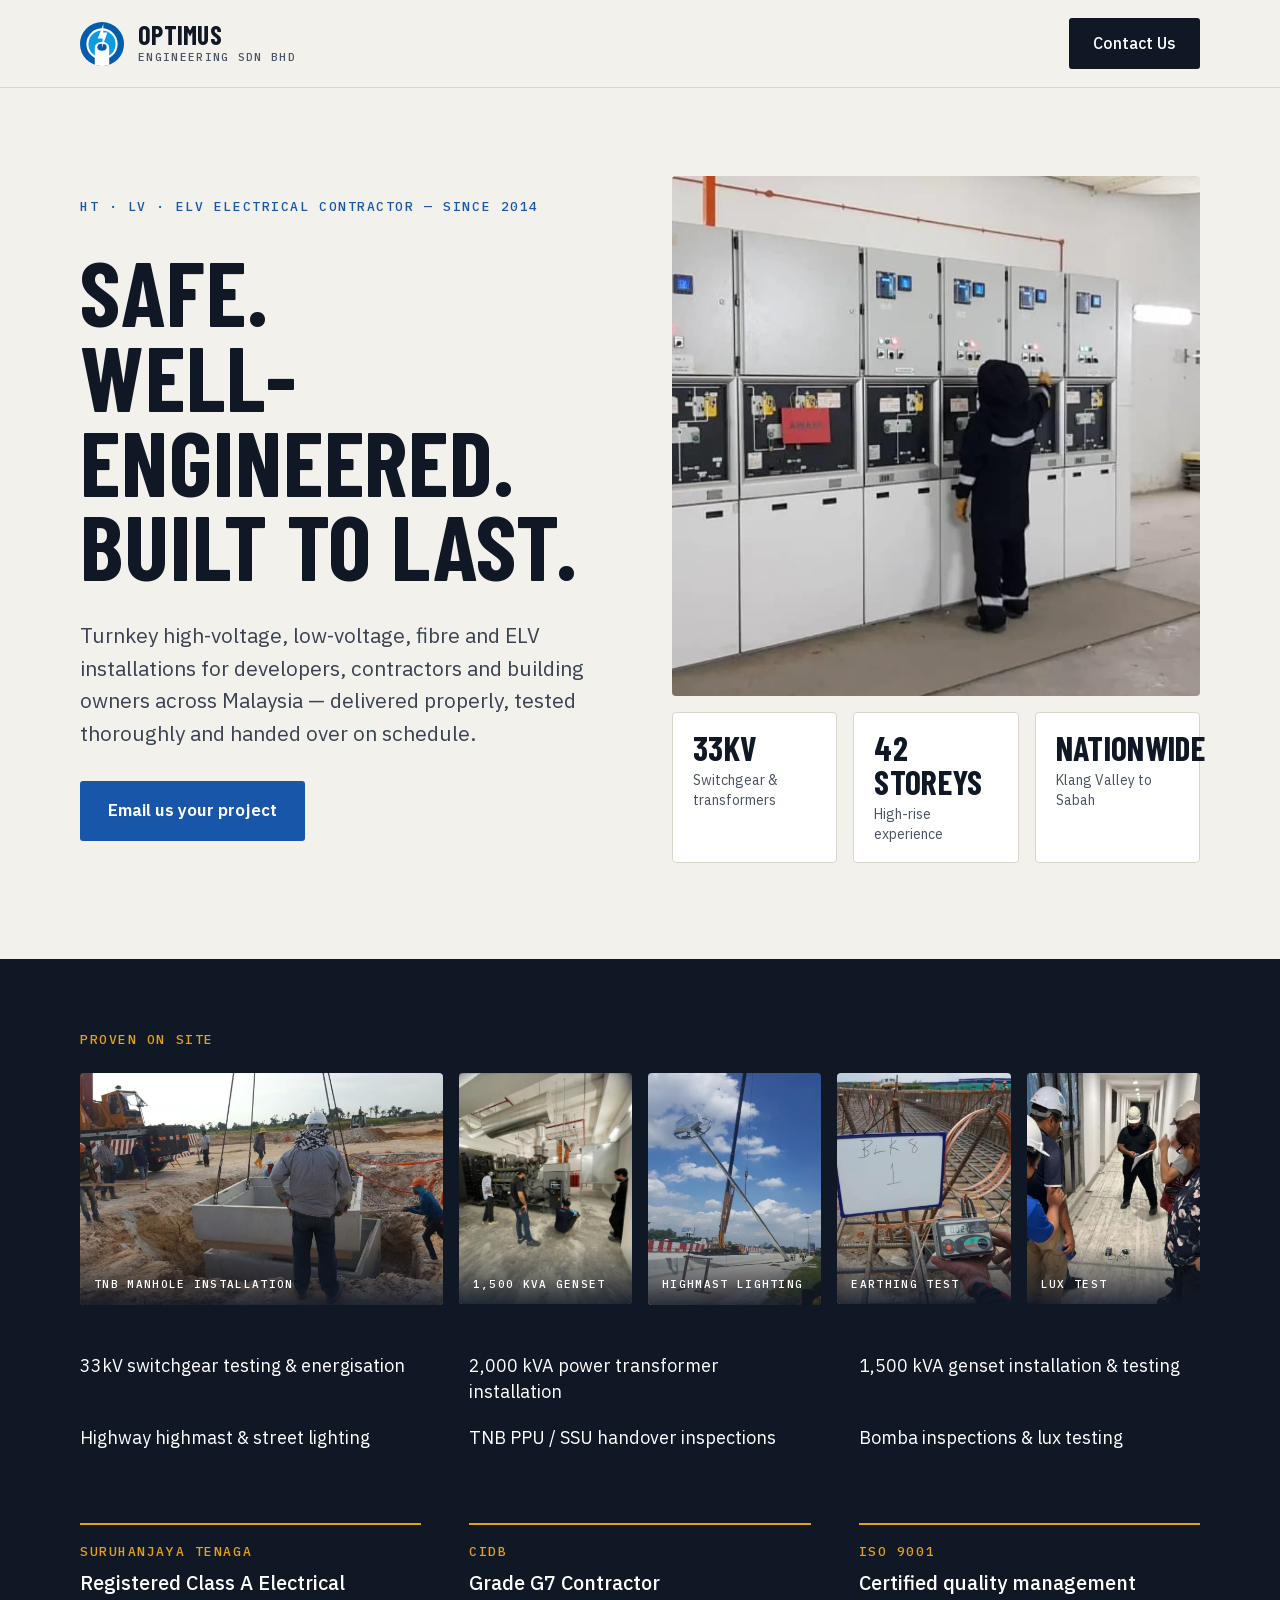
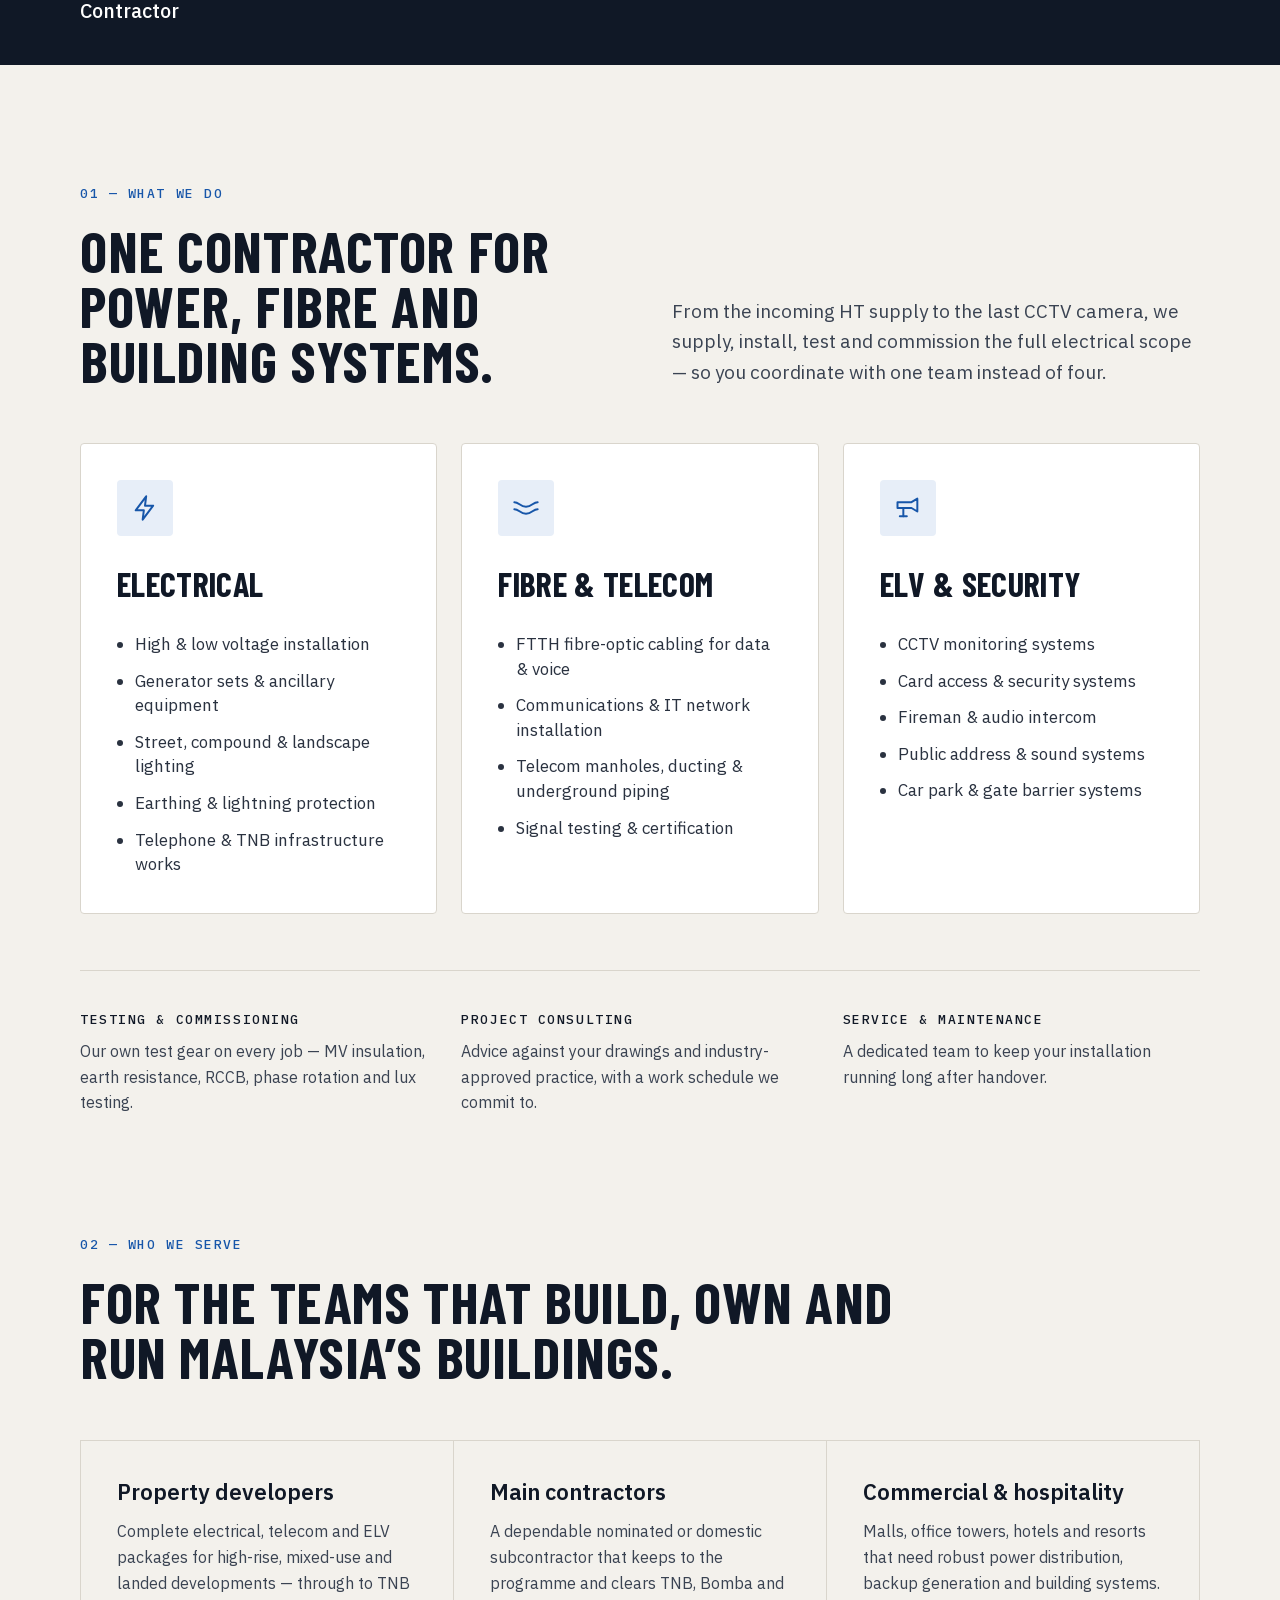
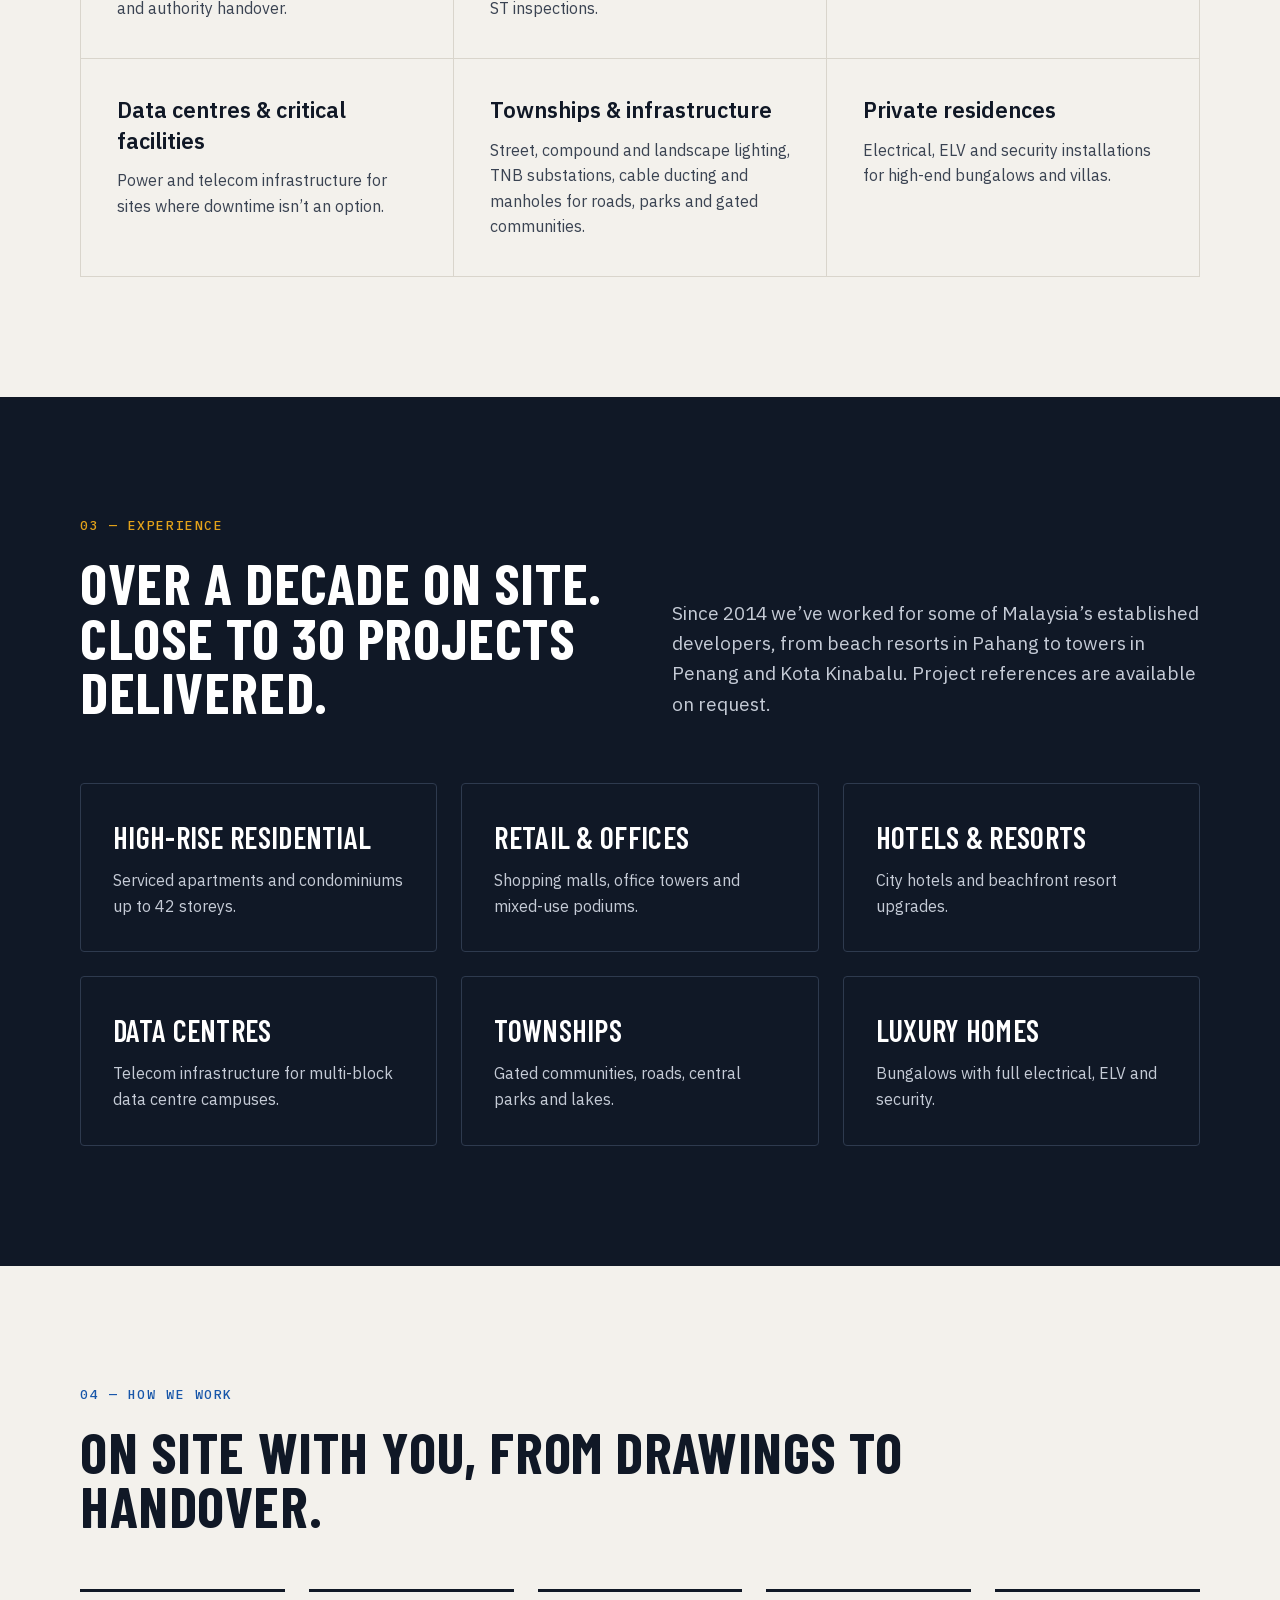
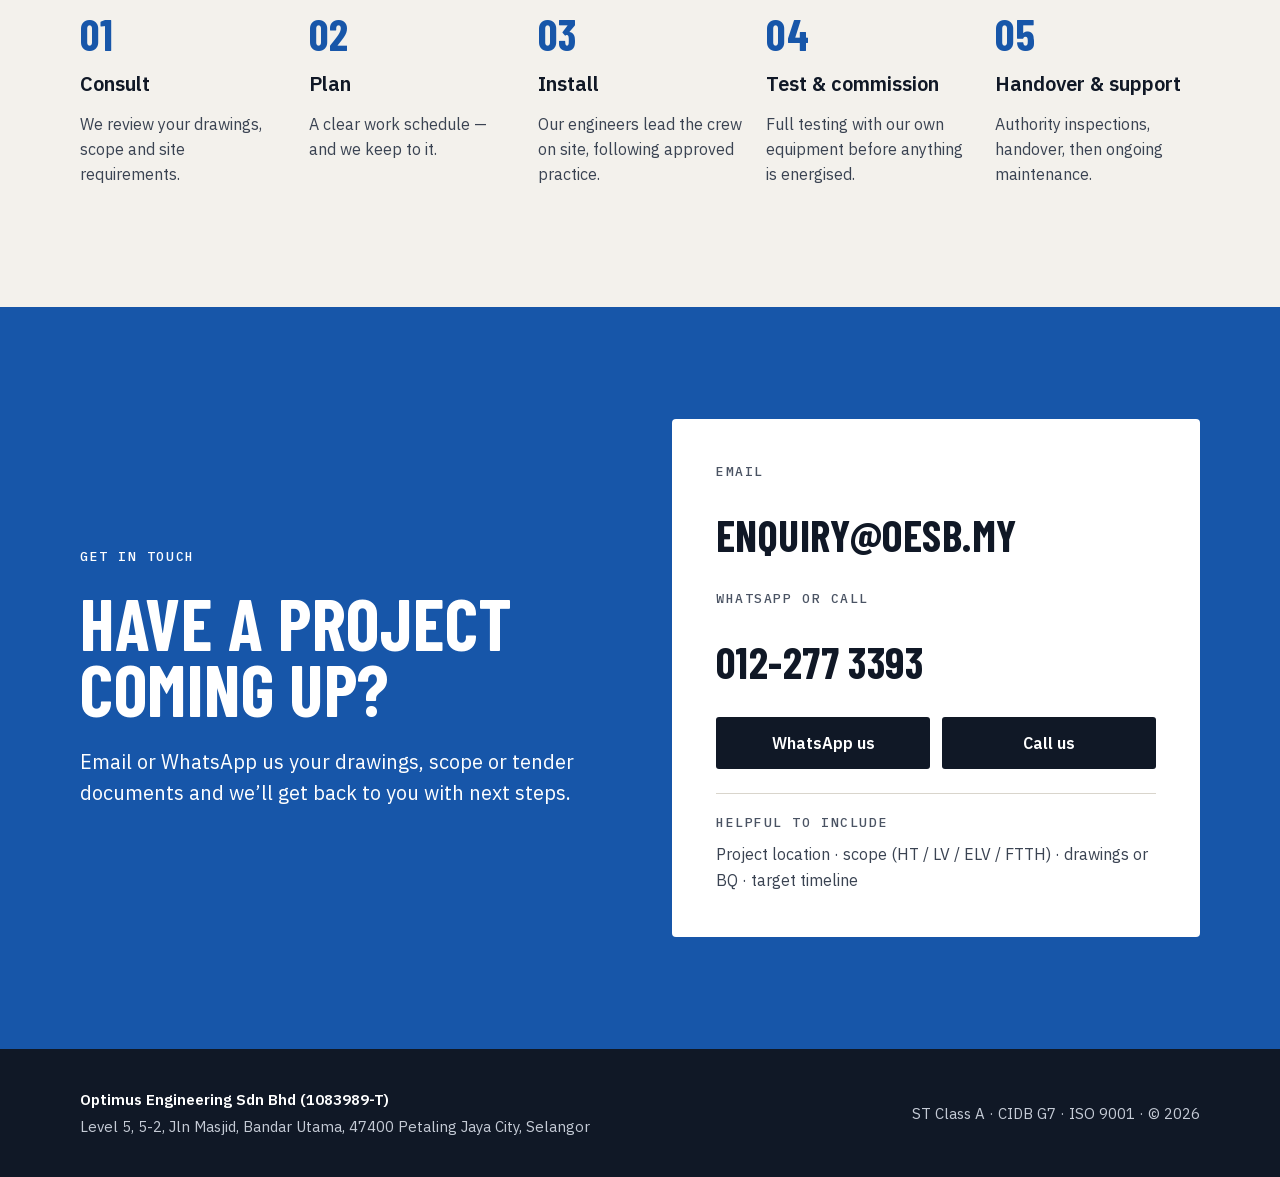
<file: public/index.html>
<!DOCTYPE html>
<html lang="en">

<head>
  <meta charset="utf-8">
  <meta name="viewport" content="width=device-width, initial-scale=1">
  <title>Optimus Engineering Sdn Bhd — HT, LV &amp; ELV Electrical Contractor, Malaysia</title>
  <meta name="description"
    content="Turnkey high-voltage, low-voltage, fibre and ELV installations for developers, contractors and building owners across Malaysia. ST Class A, CIDB G7, ISO 9001.">
  <meta name="theme-color" content="#101826">
  <link rel="canonical" href="https://www.oesb.my/">
  <meta property="og:type" content="website">
  <meta property="og:url" content="https://www.oesb.my/">
  <meta property="og:title" content="Optimus Engineering Sdn Bhd">
  <meta property="og:description" content="HT · LV · ELV electrical contractor across Malaysia since 2014.">
  <meta property="og:site_name" content="Optimus Engineering">
  <meta property="og:image" content="https://www.oesb.my/images/og-image.jpg">
  <meta property="og:image:width" content="1200">
  <meta property="og:image:height" content="630">
  <meta property="og:image:alt" content="Engineer operating 33kV switchgear panels during energisation">
  <meta name="twitter:card" content="summary_large_image">
  <link rel="icon" href="favicon.ico" sizes="any">
  <link rel="icon" href="favicon.svg" type="image/svg+xml">
  <link rel="apple-touch-icon" href="apple-touch-icon.png">
  <link rel="preload" href="fonts/barlow-condensed-700-latin.woff2" as="font" type="font/woff2" crossorigin>
  <link rel="preload" href="fonts/ibm-plex-sans-var-latin.woff2" as="font" type="font/woff2" crossorigin>
  <link rel="stylesheet" href="styles.css">
  <script type="application/ld+json">
  {
    "@context": "https://schema.org",
    "@type": "ElectricalContractor",
    "@id": "https://www.oesb.my/#organization",
    "name": "Optimus Engineering Sdn Bhd",
    "legalName": "Optimus Engineering Sdn Bhd",
    "alternateName": "OESB",
    "url": "https://www.oesb.my/",
    "logo": "https://www.oesb.my/logo-512.png",
    "email": "enquiry@oesb.my",
    "telephone": "+60122773393",
    "image": "https://www.oesb.my/images/energization-33kv-switchgear.webp",
    "description": "Turnkey high-voltage, low-voltage, fibre and ELV installations for developers, contractors and building owners across Malaysia.",
    "foundingDate": "2014",
    "identifier": {
      "@type": "PropertyValue",
      "propertyID": "SSM company registration number",
      "value": "1083989-T"
    },
    "address": {
      "@type": "PostalAddress",
      "streetAddress": "Level 5, 5-2, Jln Masjid, Bandar Utama",
      "addressLocality": "Petaling Jaya",
      "addressRegion": "Selangor",
      "postalCode": "47400",
      "addressCountry": "MY"
    },
    "areaServed": {
      "@type": "Country",
      "name": "Malaysia"
    },
    "knowsAbout": [
      "High-voltage (HT) electrical installation",
      "Low-voltage (LV) electrical installation",
      "33kV switchgear and transformers",
      "Fibre and FTTH installation",
      "ELV and security systems",
      "Testing and commissioning"
    ],
    "hasCredential": [
      { "@type": "EducationalOccupationalCredential", "name": "Suruhanjaya Tenaga (ST) Class A Electrical Contractor" },
      { "@type": "EducationalOccupationalCredential", "name": "CIDB G7" },
      { "@type": "EducationalOccupationalCredential", "name": "ISO 9001" }
    ]
  }
  </script>
</head>

<body>

  <header class="site-header">
    <a href="#top" class="brand">
      <img class="brand-mark" src="logo.svg" alt="" width="44" height="44">
      <span class="brand-text">
        <span class="disp brand-name">Optimus</span>
        <span class="mono brand-sub">Engineering Sdn Bhd</span>
      </span>
    </a>
    <a href="mailto:enquiry@oesb.my" class="btn btn-dark header-cta"><span class="hide-sm">Contact Us</span><span
        class="show-sm">Email us</span></a>
  </header>

  <main>

    <section id="top" class="wrap hero">
      <div class="hero-copy">
        <div class="mono accent">HT · LV · ELV electrical contractor — since 2014</div>
        <h1 class="disp">Safe.<br>Well-engineered.<br>Built to last.</h1>
        <p class="lead">Turnkey high-voltage, low-voltage, fibre and ELV installations for developers, contractors and
          building owners across Malaysia — delivered properly, tested thoroughly and handed over on schedule.</p>
        <div><a href="mailto:enquiry@oesb.my" class="btn btn-accent btn-lg">Email us your project</a></div>
      </div>
      <div class="hero-media">
        <img class="hero-photo" src="images/energization-33kv-switchgear.webp" width="1352" height="760"
          alt="Engineer operating 33kV switchgear panels in a switchroom during energisation" fetchpriority="high">
        <div class="stats">
          <div class="stat">
            <div class="disp stat-num">33kV</div>
            <div class="stat-label">Switchgear &amp; transformers</div>
          </div>
          <div class="stat">
            <div class="disp stat-num">42 storeys</div>
            <div class="stat-label">High-rise experience</div>
          </div>
          <div class="stat">
            <div class="disp stat-num">Nationwide</div>
            <div class="stat-label">Klang Valley to Sabah</div>
          </div>
        </div>
      </div>
    </section>

    <section id="proven" class="dark">
      <div class="wrap">
        <div class="proven proven-top">
          <div class="mono amber">Proven on site</div>
          <div class="gallery">
            <figure class="shot shot-wide">
              <img src="images/tnb-manhole-installation.webp" width="1556" height="874" loading="lazy" decoding="async"
                alt="Crew lowering a precast TNB cable manhole into an excavation by crane">
              <figcaption class="mono">TNB manhole installation</figcaption>
            </figure>
            <figure class="shot">
              <img src="images/1500kva-genset-installation.webp" width="752" height="1010" loading="lazy"
                decoding="async" alt="Team testing a newly installed 1,500 kVA generator set">
              <figcaption class="mono">1,500 kVA genset</figcaption>
            </figure>
            <figure class="shot">
              <img src="images/highmast-lighting-installation.webp" width="680" height="972" loading="lazy"
                decoding="async" alt="Crane raising a highway highmast lighting pole">
              <figcaption class="mono">Highmast lighting</figcaption>
            </figure>
            <figure class="shot">
              <img src="images/earthing-test.webp" width="626" height="892" loading="lazy" decoding="async"
                alt="Earth resistance tester connected to an earthing point on site">
              <figcaption class="mono">Earthing test</figcaption>
            </figure>
            <figure class="shot">
              <img src="images/lux-test.webp" width="532" height="872" loading="lazy" decoding="async"
                alt="Inspectors carrying out lux level testing in a building corridor">
              <figcaption class="mono">Lux test</figcaption>
            </figure>
          </div>
          <ul class="proven-list">
            <li>33kV switchgear testing &amp; energisation</li>
            <li>2,000 kVA power transformer installation</li>
            <li>1,500 kVA genset installation &amp; testing</li>
            <li>Highway highmast &amp; street lighting</li>
            <li>TNB PPU / SSU handover inspections</li>
            <li>Bomba inspections &amp; lux testing</li>
          </ul>
        </div>
      </div>
    </section>

    <section class="dark creds">
      <div class="wrap creds-grid">
        <div class="cred">
          <div class="mono amber">Suruhanjaya Tenaga</div>
          <div class="cred-title">Registered Class A Electrical Contractor</div>
        </div>
        <div class="cred">
          <div class="mono amber">CIDB</div>
          <div class="cred-title">Grade G7 Contractor</div>
        </div>
        <div class="cred">
          <div class="mono amber">ISO 9001</div>
          <div class="cred-title">Certified quality management</div>
        </div>
      </div>
    </section>

    <section id="services" class="wrap section">
      <div class="section-head split">
        <div class="head-stack">
          <div class="mono accent">01 — What we do</div>
          <h2 class="disp">One contractor for power, fibre and building systems.</h2>
        </div>
        <p class="intro">From the incoming HT supply to the last CCTV camera, we supply, install, test and commission
          the full electrical scope — so you coordinate with one team instead of four.</p>
      </div>

      <div class="grid-3 services">
        <article class="card service">
          <div class="service-head">
            <div class="icon-tile"><svg viewBox="0 0 24 24" fill="none" stroke="currentColor" stroke-width="1.7"
                stroke-linecap="round" stroke-linejoin="round" aria-hidden="true">
                <path d="M13 2 4 14h7l-1 8 9-12h-7z" />
              </svg></div>
            <h3 class="disp">Electrical</h3>
          </div>
          <ul>
            <li>High &amp; low voltage installation</li>
            <li>Generator sets &amp; ancillary equipment</li>
            <li>Street, compound &amp; landscape lighting</li>
            <li>Earthing &amp; lightning protection</li>
            <li>Telephone &amp; TNB infrastructure works</li>
          </ul>
        </article>
        <article class="card service">
          <div class="service-head">
            <div class="icon-tile"><svg viewBox="0 0 24 24" fill="none" stroke="currentColor" stroke-width="1.7"
                stroke-linecap="round" stroke-linejoin="round" aria-hidden="true">
                <path d="M2 7c4 0 5 4 10 4s6-4 10-4" />
                <path d="M2 13c4 0 5 4 10 4s6-4 10-4" />
              </svg></div>
            <h3 class="disp">Fibre &amp; telecom</h3>
          </div>
          <ul>
            <li>FTTH fibre-optic cabling for data &amp; voice</li>
            <li>Communications &amp; IT network installation</li>
            <li>Telecom manholes, ducting &amp; underground piping</li>
            <li>Signal testing &amp; certification</li>
          </ul>
        </article>
        <article class="card service">
          <div class="service-head">
            <div class="icon-tile"><svg viewBox="0 0 24 24" fill="none" stroke="currentColor" stroke-width="1.7"
                stroke-linecap="round" stroke-linejoin="round" aria-hidden="true">
                <path d="M3 7h12l5-3v11l-5-3H3z" />
                <path d="M8 12v7" />
                <path d="M5 19h6" />
              </svg></div>
            <h3 class="disp">ELV &amp; security</h3>
          </div>
          <ul>
            <li>CCTV monitoring systems</li>
            <li>Card access &amp; security systems</li>
            <li>Fireman &amp; audio intercom</li>
            <li>Public address &amp; sound systems</li>
            <li>Car park &amp; gate barrier systems</li>
          </ul>
        </article>
      </div>

      <div class="grid-3 extras">
        <div class="extra">
          <div class="mono">Testing &amp; commissioning</div>
          <p>Our own test gear on every job — MV insulation, earth resistance, RCCB, phase rotation and lux testing.</p>
        </div>
        <div class="extra">
          <div class="mono">Project consulting</div>
          <p>Advice against your drawings and industry-approved practice, with a work schedule we commit to.</p>
        </div>
        <div class="extra">
          <div class="mono">Service &amp; maintenance</div>
          <p>A dedicated team to keep your installation running long after handover.</p>
        </div>
      </div>
    </section>

    <section id="sectors" class="wrap section section-tight-top">
      <div class="head-stack narrow">
        <div class="mono accent">02 — Who we serve</div>
        <h2 class="disp">For the teams that build, own and run Malaysia’s buildings.</h2>
      </div>
      <div class="sectors">
        <div class="sector">
          <h3>Property developers</h3>
          <p>Complete electrical, telecom and ELV packages for high-rise, mixed-use and landed developments — through to
            TNB and authority handover.</p>
        </div>
        <div class="sector">
          <h3>Main contractors</h3>
          <p>A dependable nominated or domestic subcontractor that keeps to the programme and clears TNB, Bomba and ST
            inspections.</p>
        </div>
        <div class="sector">
          <h3>Commercial &amp; hospitality</h3>
          <p>Malls, office towers, hotels and resorts that need robust power distribution, backup generation and
            building systems.</p>
        </div>
        <div class="sector">
          <h3>Data centres &amp; critical facilities</h3>
          <p>Power and telecom infrastructure for sites where downtime isn’t an option.</p>
        </div>
        <div class="sector">
          <h3>Townships &amp; infrastructure</h3>
          <p>Street, compound and landscape lighting, TNB substations, cable ducting and manholes for roads, parks and
            gated communities.</p>
        </div>
        <div class="sector">
          <h3>Private residences</h3>
          <p>Electrical, ELV and security installations for high-end bungalows and villas.</p>
        </div>
      </div>
    </section>

    <section id="experience" class="dark">
      <div class="wrap section">
        <div class="section-head split">
          <div class="head-stack">
            <div class="mono amber">03 — Experience</div>
            <h2 class="disp">Over a decade on site. Close to 30 projects delivered.</h2>
          </div>
          <p class="intro">Since 2014 we’ve worked for some of Malaysia’s established developers, from beach resorts in
            Pahang to towers in Penang and Kota Kinabalu. Project references are available on request.</p>
        </div>
        <div class="grid-3 exp">
          <div class="exp-card">
            <div class="disp exp-title">High-rise residential</div>
            <p><span class="hide-sm">Serviced apartments and condominiums up to 42 storeys.</span><span
                class="show-sm">Up to 42 storeys</span></p>
          </div>
          <div class="exp-card">
            <div class="disp exp-title">Retail &amp; offices</div>
            <p><span class="hide-sm">Shopping malls, office towers and mixed-use podiums.</span><span
                class="show-sm">Malls &amp; office towers</span></p>
          </div>
          <div class="exp-card">
            <div class="disp exp-title">Hotels &amp; resorts</div>
            <p><span class="hide-sm">City hotels and beachfront resort upgrades.</span><span class="show-sm">City &amp;
                beachfront</span></p>
          </div>
          <div class="exp-card">
            <div class="disp exp-title">Data centres</div>
            <p><span class="hide-sm">Telecom infrastructure for multi-block data centre campuses.</span><span
                class="show-sm">Multi-block campuses</span></p>
          </div>
          <div class="exp-card">
            <div class="disp exp-title">Townships</div>
            <p><span class="hide-sm">Gated communities, roads, central parks and lakes.</span><span
                class="show-sm">Roads, parks &amp; lakes</span></p>
          </div>
          <div class="exp-card">
            <div class="disp exp-title">Luxury homes</div>
            <p><span class="hide-sm">Bungalows with full electrical, ELV and security.</span><span
                class="show-sm">Bungalows &amp; villas</span></p>
          </div>
        </div>
      </div>
    </section>

    <section id="process" class="wrap section">
      <div class="head-stack narrow">
        <div class="mono accent">04 — How we work</div>
        <h2 class="disp">On site with you, from drawings to handover.</h2>
      </div>
      <ol class="steps">
        <li class="step">
          <div class="disp step-num">01</div>
          <div class="step-body">
            <div class="step-title">Consult</div>
            <p>We review your drawings, scope and site requirements.</p>
          </div>
        </li>
        <li class="step">
          <div class="disp step-num">02</div>
          <div class="step-body">
            <div class="step-title">Plan</div>
            <p>A clear work schedule — and we keep to it.</p>
          </div>
        </li>
        <li class="step">
          <div class="disp step-num">03</div>
          <div class="step-body">
            <div class="step-title">Install</div>
            <p>Our engineers lead the crew on site, following approved practice.</p>
          </div>
        </li>
        <li class="step">
          <div class="disp step-num">04</div>
          <div class="step-body">
            <div class="step-title">Test &amp; commission</div>
            <p>Full testing with our own equipment before anything is energised.</p>
          </div>
        </li>
        <li class="step">
          <div class="disp step-num">05</div>
          <div class="step-body">
            <div class="step-title">Handover &amp; support</div>
            <p>Authority inspections, handover, then ongoing maintenance.</p>
          </div>
        </li>
      </ol>
    </section>

    <section id="contact" class="contact">
      <div class="wrap contact-grid">
        <div class="contact-copy">
          <div class="mono">Get in touch</div>
          <h2 class="disp">Have a project coming up?</h2>
          <p>Email or WhatsApp us your drawings, scope or tender documents and we’ll get back to you with next steps.</p>
        </div>
        <div class="contact-card">
          <div class="mono muted">Email</div>
          <a href="mailto:enquiry@oesb.my" class="disp contact-email">enquiry@oesb.my</a>
          <a href="mailto:enquiry@oesb.my" class="btn btn-dark btn-block show-sm">Write to us</a>
          <div class="mono muted">WhatsApp or call</div>
          <a href="tel:+60122773393" class="disp contact-email">012-277 3393</a>
          <div class="contact-actions">
            <a href="https://wa.me/60122773393" class="btn btn-dark btn-block" target="_blank" rel="noopener">WhatsApp us</a>
            <a href="tel:+60122773393" class="btn btn-dark btn-block">Call us</a>
          </div>
          <div class="contact-hint">
            <div class="mono muted">Helpful to include</div>
            <p>Project location · scope (HT / LV / ELV / FTTH) · drawings or BQ · target timeline</p>
          </div>
        </div>
      </div>
    </section>

  </main>

  <footer class="site-footer">
    <div class="wrap footer-inner">
      <div class="footer-co">
        <div class="footer-name">Optimus Engineering Sdn Bhd (1083989-T)</div>
        <div>Level 5, 5-2, Jln Masjid, Bandar Utama, 47400 Petaling Jaya City, Selangor</div>
      </div>
      <div>ST Class A · CIDB G7 · ISO 9001 · © <span id="year">2026</span></div>
    </div>
  </footer>

  <script>document.getElementById('year').textContent = new Date().getFullYear();</script>
</body>

</html>
</file>
<file: public/styles.css>
/* ---------- Fonts (self-hosted, latin subset) ---------- */
@font-face { font-family: 'Barlow Condensed'; font-style: normal; font-weight: 600; font-display: swap; src: url(fonts/barlow-condensed-600-latin.woff2) format('woff2'); }
@font-face { font-family: 'Barlow Condensed'; font-style: normal; font-weight: 700; font-display: swap; src: url(fonts/barlow-condensed-700-latin.woff2) format('woff2'); }
@font-face { font-family: 'IBM Plex Mono'; font-style: normal; font-weight: 500; font-display: swap; src: url(fonts/ibm-plex-mono-500-latin.woff2) format('woff2'); }
@font-face { font-family: 'IBM Plex Sans'; font-style: normal; font-weight: 400 600; font-display: swap; src: url(fonts/ibm-plex-sans-var-latin.woff2) format('woff2'); }

/* ---------- Tokens ---------- */
:root {
  --accent: #1756A9;
  --accent-dark: #0F3F80;
  --accent-tint: #E7EEF8;
  --amber: #E3A21A;
  --ink: #101826;
  --ink-2: #2A3240;
  --body: #3A4352;
  --muted: #4A5363;
  --paper: #F3F1EC;
  --line: #D9D5CC;
  --dark-line: #2E3A4E;
  --dark-text: #C5CBD6;
  --gutter: 80px;
  --section-y: 120px;
}

/* ---------- Base ---------- */
*, *::before, *::after { box-sizing: border-box; }
html { scroll-behavior: smooth; -webkit-text-size-adjust: 100%; }
body { margin: 0; background: var(--paper); color: var(--ink); font-family: 'IBM Plex Sans', system-ui, sans-serif; line-height: 1.4; }
a { color: var(--accent); }
a:hover { color: var(--accent-dark); }
h1, h2, h3, p, ul, ol { margin: 0; }
svg { display: block; }
:focus-visible { outline: 3px solid var(--amber); outline-offset: 3px; }

.disp { font-family: 'Barlow Condensed', 'Arial Narrow', sans-serif; text-transform: uppercase; letter-spacing: 0.01em; font-weight: 700; }
.mono { font-family: 'IBM Plex Mono', ui-monospace, monospace; font-size: 13px; font-weight: 500; letter-spacing: 0.12em; text-transform: uppercase; }
.accent { color: var(--accent); }
.amber { color: var(--amber); }
.muted { color: var(--muted); }
.hatch { background-color: #E6E2DA; background-image: repeating-linear-gradient(135deg, rgba(16,24,38,0.07) 0 2px, transparent 2px 14px); }

.wrap { width: 100%; max-width: 1440px; margin-inline: auto; padding-inline: var(--gutter); }
.section { padding-block: var(--section-y); display: flex; flex-direction: column; gap: 56px; }
.section-tight-top { padding-top: 0; }
.dark { background: var(--ink); color: #fff; }
.show-sm,
.btn.show-sm { display: none; }

/* ---------- Buttons ---------- */
.btn { display: inline-flex; align-items: center; justify-content: center; text-decoration: none; border-radius: 3px; font-weight: 500; font-size: 16px; padding: 14px 24px; }
.btn-dark { background: var(--ink); color: #fff; }
.btn-dark:hover { background: #24304a; color: #fff; }
.btn-accent { background: var(--accent); color: #fff; font-weight: 600; }
.btn-accent:hover { background: var(--accent-dark); color: #fff; }
.btn-lg { padding: 18px 28px; font-size: 17px; }
.btn-block { width: 100%; height: 52px; font-weight: 600; }

/* ---------- Header ---------- */
.site-header { height: 88px; display: flex; align-items: center; justify-content: space-between; padding: 0 var(--gutter); border-bottom: 1px solid var(--line); max-width: 1440px; margin-inline: auto; }
.brand { display: flex; align-items: center; gap: 14px; text-decoration: none; color: var(--ink); }
.brand:hover { color: var(--ink); }
.brand-mark { display: block; width: 44px; height: 44px; flex: none; }
.brand-text { display: flex; flex-direction: column; gap: 2px; }
.brand-name { font-size: 26px; line-height: 1; }
.brand-sub { font-size: 11px; color: var(--muted); }

/* ---------- Hero ---------- */
.hero { display: grid; grid-template-columns: repeat(2, minmax(0, 1fr)); gap: 64px; padding-top: 88px; padding-bottom: 96px; }
.hero-copy { display: flex; flex-direction: column; gap: 32px; justify-content: center; }
.hero h1 { font-size: clamp(60px, 7.2vw, 104px); line-height: 0.92; }
.lead { font-size: 21px; line-height: 1.55; color: var(--body); max-width: 560px; }
.hero-media { display: flex; flex-direction: column; gap: 16px; }
.hero-photo { display: block; width: 100%; height: 0; flex-grow: 1; min-height: 520px; border-radius: 4px; object-fit: cover; background: #E6E2DA; }
.stats { display: grid; grid-template-columns: repeat(3, minmax(0, 1fr)); gap: 16px; }
.stat { padding: 18px 20px; background: #fff; border: 1px solid var(--line); border-radius: 4px; display: flex; flex-direction: column; gap: 6px; }
.stat-num { font-size: 34px; line-height: 1; }
.stat-label { font-size: 14px; color: var(--muted); }

/* ---------- Credentials ---------- */
.creds-grid { padding-block: 40px; display: grid; grid-template-columns: repeat(3, minmax(0, 1fr)); gap: 48px; }
.cred { display: flex; flex-direction: column; gap: 8px; border-top: 2px solid var(--amber); padding-top: 18px; }
.cred-title { font-size: 20px; font-weight: 500; }

/* ---------- Section heads ---------- */
.split { display: grid; grid-template-columns: repeat(2, minmax(0, 1fr)); gap: 64px; align-items: end; }
.head-stack { display: flex; flex-direction: column; gap: 20px; }
.head-stack.narrow { max-width: 860px; }
.section h2 { font-size: clamp(42px, 4.5vw, 64px); line-height: 0.95; }
.intro { font-size: 19px; line-height: 1.6; color: var(--body); }
.dark .intro { color: var(--dark-text); }

/* ---------- Services ---------- */
.grid-3 { display: grid; grid-template-columns: repeat(3, minmax(0, 1fr)); gap: 24px; }
.card { background: #fff; border: 1px solid var(--line); border-radius: 4px; }
.service { padding: 36px; display: flex; flex-direction: column; gap: 24px; }
.service-head { display: flex; flex-direction: column; gap: 24px; }
.service h3 { font-size: 34px; }
.icon-tile { width: 56px; height: 56px; border-radius: 4px; background: var(--accent-tint); color: var(--accent); display: flex; align-items: center; justify-content: center; flex-shrink: 0; }
.icon-tile svg { width: 28px; height: 28px; }
.service ul { padding-left: 18px; display: flex; flex-direction: column; gap: 12px; font-size: 17px; line-height: 1.45; color: var(--ink-2); }
.extras { border-top: 1px solid var(--line); padding-top: 40px; }
.extra { display: flex; flex-direction: column; gap: 10px; }
.extra .mono { color: var(--ink); }
.extra p { font-size: 16px; line-height: 1.6; color: var(--body); }

/* ---------- Sectors ---------- */
.sectors { display: grid; grid-template-columns: repeat(3, minmax(0, 1fr)); gap: 1px; background: var(--line); border: 1px solid var(--line); }
.sector { background: var(--paper); padding: 36px; display: flex; flex-direction: column; gap: 12px; }
.sector h3 { font-size: 22px; font-weight: 600; }
.sector p { font-size: 16px; line-height: 1.6; color: var(--body); }

/* ---------- Experience ---------- */
#experience .section { gap: 64px; }
.exp-card { border: 1px solid var(--dark-line); border-radius: 4px; padding: 32px; display: flex; flex-direction: column; gap: 10px; }
.exp-title { font-size: 30px; font-weight: 600; }
.exp-card p { font-size: 16px; line-height: 1.6; color: var(--dark-text); }
.proven { display: flex; flex-direction: column; gap: 24px; border-top: 1px solid var(--dark-line); padding-top: 48px; }
/* Standalone band right after the hero; the creds strip below continues the dark block. */
.proven-top { border-top: 0; padding-top: 72px; padding-bottom: 32px; }
/* Photo gallery: every tile is a fixed shape; photos are cropped to fit (object-fit: cover). */
.gallery { display: grid; grid-template-columns: repeat(6, minmax(0, 1fr)); gap: 16px; margin-bottom: 24px; }
.shot { position: relative; margin: 0; aspect-ratio: 3 / 4; border-radius: 4px; overflow: hidden; background: #1C2638; }
.shot-wide { grid-column: span 2; aspect-ratio: auto; }
.shot img { position: absolute; inset: 0; width: 100%; height: 100%; object-fit: cover; }
.shot figcaption { position: absolute; left: 0; right: 0; bottom: 0; padding: 32px 14px 12px; font-size: 11px; color: #fff; background: linear-gradient(transparent, rgba(16,24,38,0.85)); }
.proven-list { list-style: none; padding: 0; display: grid; grid-template-columns: repeat(3, minmax(0, 1fr)); gap: 20px 48px; font-size: 18px; line-height: 1.45; }

/* ---------- Process ---------- */
.steps { list-style: none; padding: 0; display: grid; grid-template-columns: repeat(5, minmax(0, 1fr)); gap: 24px; }
.step { display: flex; flex-direction: column; gap: 14px; border-top: 3px solid var(--ink); padding-top: 20px; }
.step-body { display: flex; flex-direction: column; gap: 14px; }
.step-num { font-size: 44px; color: var(--accent); line-height: 1; }
.step-title { font-size: 20px; font-weight: 600; }
.step p { font-size: 16px; line-height: 1.55; color: var(--body); }

/* ---------- Contact ---------- */
.contact { background: var(--accent); color: #fff; }
.contact-grid { padding-block: 112px; display: grid; grid-template-columns: repeat(2, minmax(0, 1fr)); gap: 64px; align-items: center; }
.contact-copy { display: flex; flex-direction: column; gap: 24px; }
.contact-copy h2 { font-size: clamp(52px, 5.6vw, 80px); line-height: 0.92; }
.contact-copy p { font-size: 20px; line-height: 1.55; max-width: 540px; }
.contact-card { display: flex; flex-direction: column; gap: 24px; background: #fff; color: var(--ink); border-radius: 4px; padding: 44px; }
.contact-email { font-size: clamp(30px, 3.4vw, 48px); color: var(--ink); text-decoration: none; overflow-wrap: anywhere; }
.contact-email:hover { color: var(--accent); }
.contact-actions { display: flex; gap: 12px; }
.contact-actions .btn { flex: 1; width: auto; padding-inline: 12px; }
.contact-hint { border-top: 1px solid var(--line); padding-top: 20px; display: flex; flex-direction: column; gap: 10px; }
.contact-hint p { font-size: 16px; line-height: 1.6; color: var(--body); }

/* ---------- Footer ---------- */
.site-footer { background: var(--ink); color: var(--dark-text); font-size: 15px; }
.footer-inner { padding-block: 40px; display: flex; justify-content: space-between; align-items: center; gap: 24px; }
.footer-co { display: flex; flex-direction: column; gap: 6px; }
.footer-name { color: #fff; font-weight: 600; }

/* ---------- Tablet ---------- */
@media (max-width: 1100px) {
  :root { --gutter: 40px; --section-y: 96px; }
  .hero { grid-template-columns: 1fr; }
  .hero-photo { min-height: 360px; }
  .gallery { grid-template-columns: repeat(4, minmax(0, 1fr)); }
  .shot-wide { grid-column: 1 / -1; aspect-ratio: 2 / 1; }
  .split { grid-template-columns: 1fr; gap: 24px; }
  .grid-3, .sectors, .proven-list { grid-template-columns: repeat(2, minmax(0, 1fr)); }
  .steps { grid-template-columns: repeat(3, minmax(0, 1fr)); row-gap: 40px; }
  .contact-grid { grid-template-columns: 1fr; gap: 40px; }
}

/* ---------- Mobile (matches 390px design) ---------- */
@media (max-width: 720px) {
  :root { --gutter: 20px; --section-y: 64px; }
  .hide-sm { display: none; }
  .show-sm { display: inline; }
  .btn.show-sm { display: inline-flex; }
  .mono { font-size: 12px; }

  .site-header { height: 64px; }
  .brand { gap: 10px; }
  .brand-mark { width: 36px; height: 36px; }
  .brand-text { gap: 1px; }
  .brand-name { font-size: 22px; }
  .brand-sub { font-size: 9px; }
  .header-cta { height: 44px; padding: 0 16px; font-size: 15px; }

  .hero { gap: 24px; padding-top: 40px; padding-bottom: 48px; }
  .hero-copy { gap: 24px; }
  .lead { font-size: 17px; }
  .hero-copy .btn-lg { display: flex; height: 56px; padding: 0; }
  .hero-photo { flex: none; min-height: 0; height: 240px; }
  .stats { grid-template-columns: 1fr; gap: 0; border-top: 1px solid var(--line); }
  .stat { flex-direction: row; justify-content: space-between; align-items: baseline; padding: 14px 0; background: none; border: 0; border-bottom: 1px solid var(--line); border-radius: 0; }
  .stat-num { font-size: 28px; }

  .creds-grid { grid-template-columns: 1fr; gap: 20px; padding-block: 32px; }
  .cred { gap: 6px; border-top: 0; padding-top: 0; border-left: 2px solid var(--amber); padding-left: 14px; }
  .cred-title { font-size: 17px; }

  .section { gap: 32px; }
  .head-stack { gap: 16px; }
  .intro { font-size: 16px; }

  .grid-3 { grid-template-columns: 1fr; gap: 16px; }
  .service { padding: 24px; gap: 16px; }
  .service-head { flex-direction: row; align-items: center; gap: 14px; }
  .service h3 { font-size: 28px; }
  .icon-tile { width: 44px; height: 44px; }
  .icon-tile svg { width: 22px; height: 22px; }
  .service ul { gap: 8px; font-size: 16px; }
  .extras { gap: 20px; padding-top: 28px; }
  .extra { gap: 6px; }
  .extra p { font-size: 15px; }

  .sectors { grid-template-columns: 1fr; gap: 0; background: none; border: 0; border-top: 1px solid var(--line); }
  .sector { padding: 20px 0; gap: 6px; border-bottom: 1px solid var(--line); }
  .sector h3 { font-size: 18px; }
  .sector p { font-size: 15px; }

  #experience .section { gap: 36px; }
  .exp { grid-template-columns: repeat(2, minmax(0, 1fr)); gap: 12px; }
  .exp-card { padding: 16px; gap: 6px; }
  .exp-title { font-size: 20px; line-height: 1.05; }
  .exp-card p { font-size: 14px; line-height: 1.5; }
  .proven { gap: 14px; padding-top: 28px; }
  .proven-top { padding-top: 48px; padding-bottom: 16px; }
  .gallery { grid-template-columns: repeat(2, minmax(0, 1fr)); gap: 12px; margin-bottom: 14px; }
  .shot-wide { aspect-ratio: 16 / 9; }
  .shot figcaption { font-size: 10px; padding: 28px 10px 10px; }
  .proven-list { grid-template-columns: 1fr; gap: 12px; font-size: 16px; }

  #process.section { gap: 28px; }
  .steps { grid-template-columns: 1fr; gap: 0; border-bottom: 1px solid var(--line); }
  .step { flex-direction: row; gap: 16px; padding: 16px 0; border-top: 1px solid var(--line); }
  .step-num { width: 40px; flex-shrink: 0; font-size: 30px; }
  .step-body { gap: 4px; }
  .step-title { font-size: 17px; }
  .step p { font-size: 15px; line-height: 1.5; }

  .contact-grid { padding-block: 64px; gap: 24px; }
  .contact-copy p { font-size: 17px; }
  .contact-card { padding: 24px; gap: 16px; }
  .contact-hint { padding-top: 16px; gap: 8px; }
  .contact-hint p { font-size: 15px; }

  .site-footer { font-size: 14px; line-height: 1.5; }
  .footer-inner { flex-direction: column; align-items: flex-start; gap: 12px; padding-block: 32px; }
}

@media (prefers-reduced-motion: reduce) { html { scroll-behavior: auto; } }
</file>
